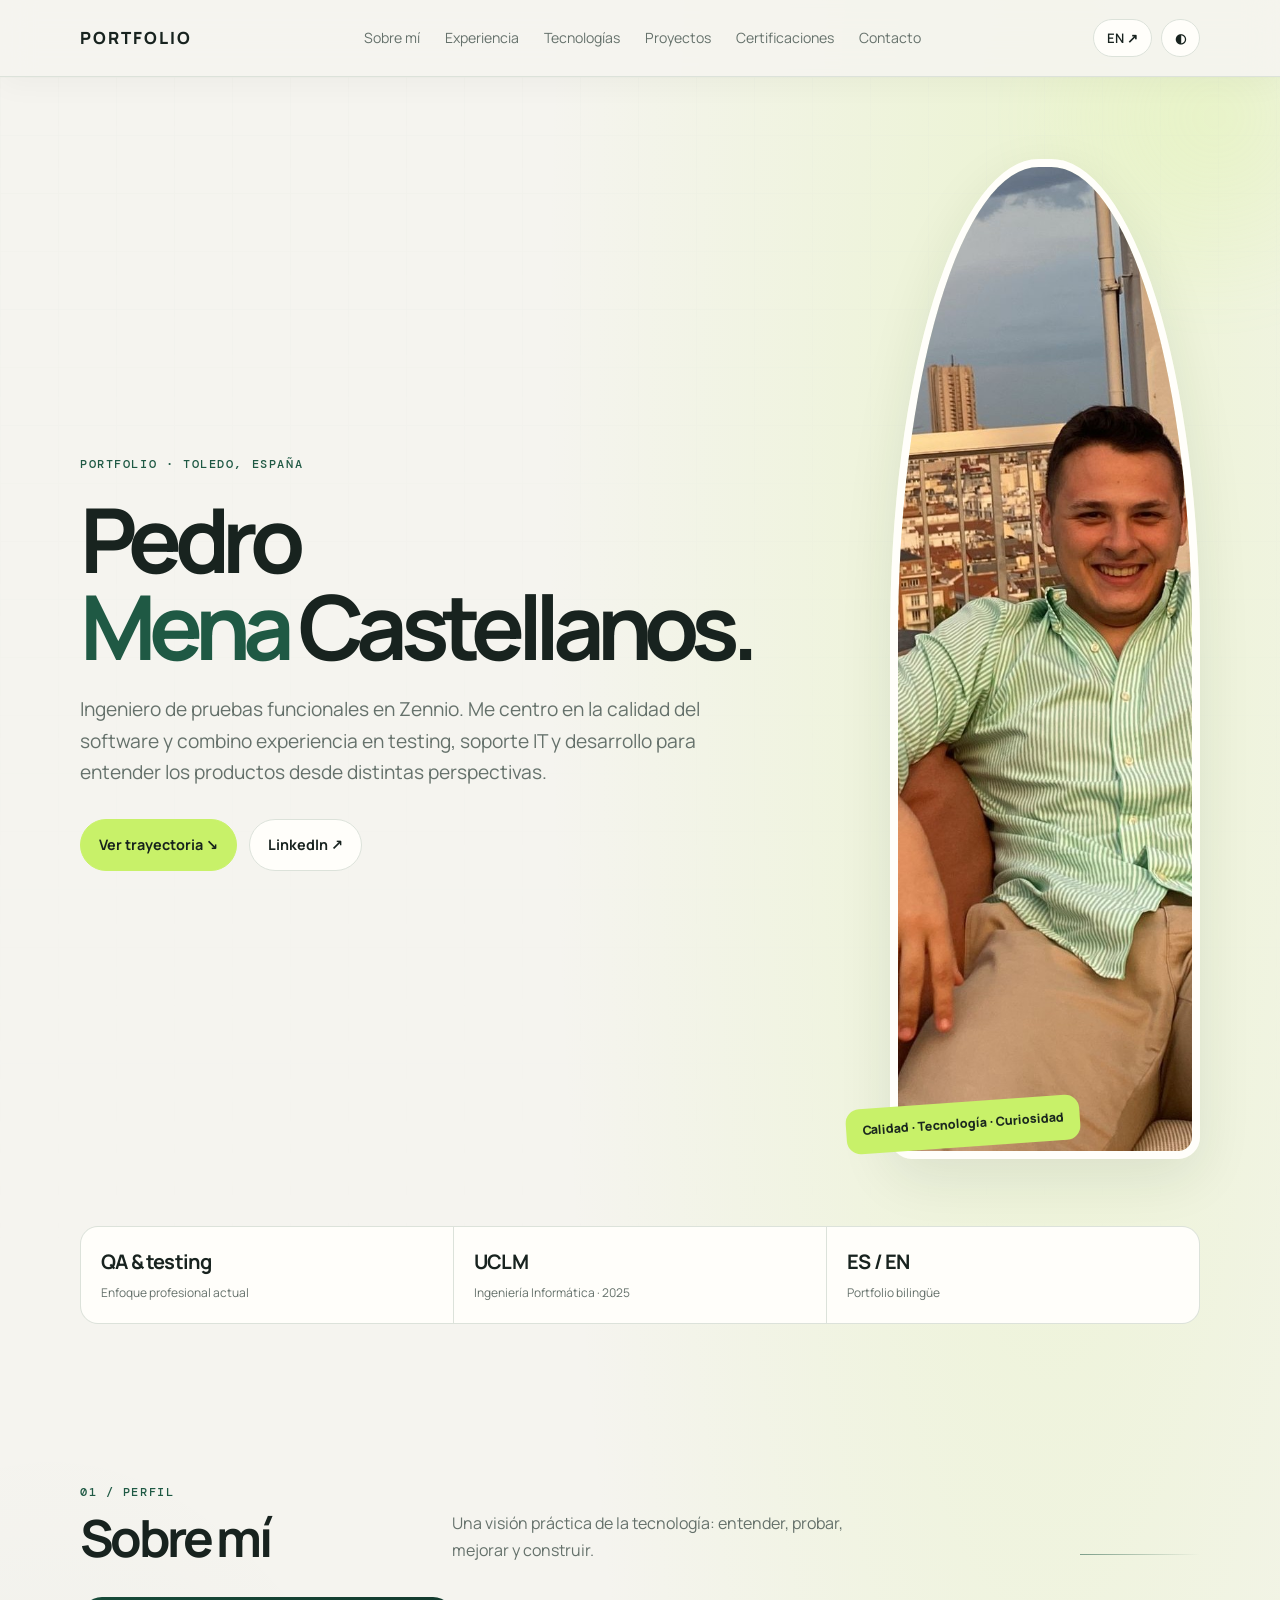
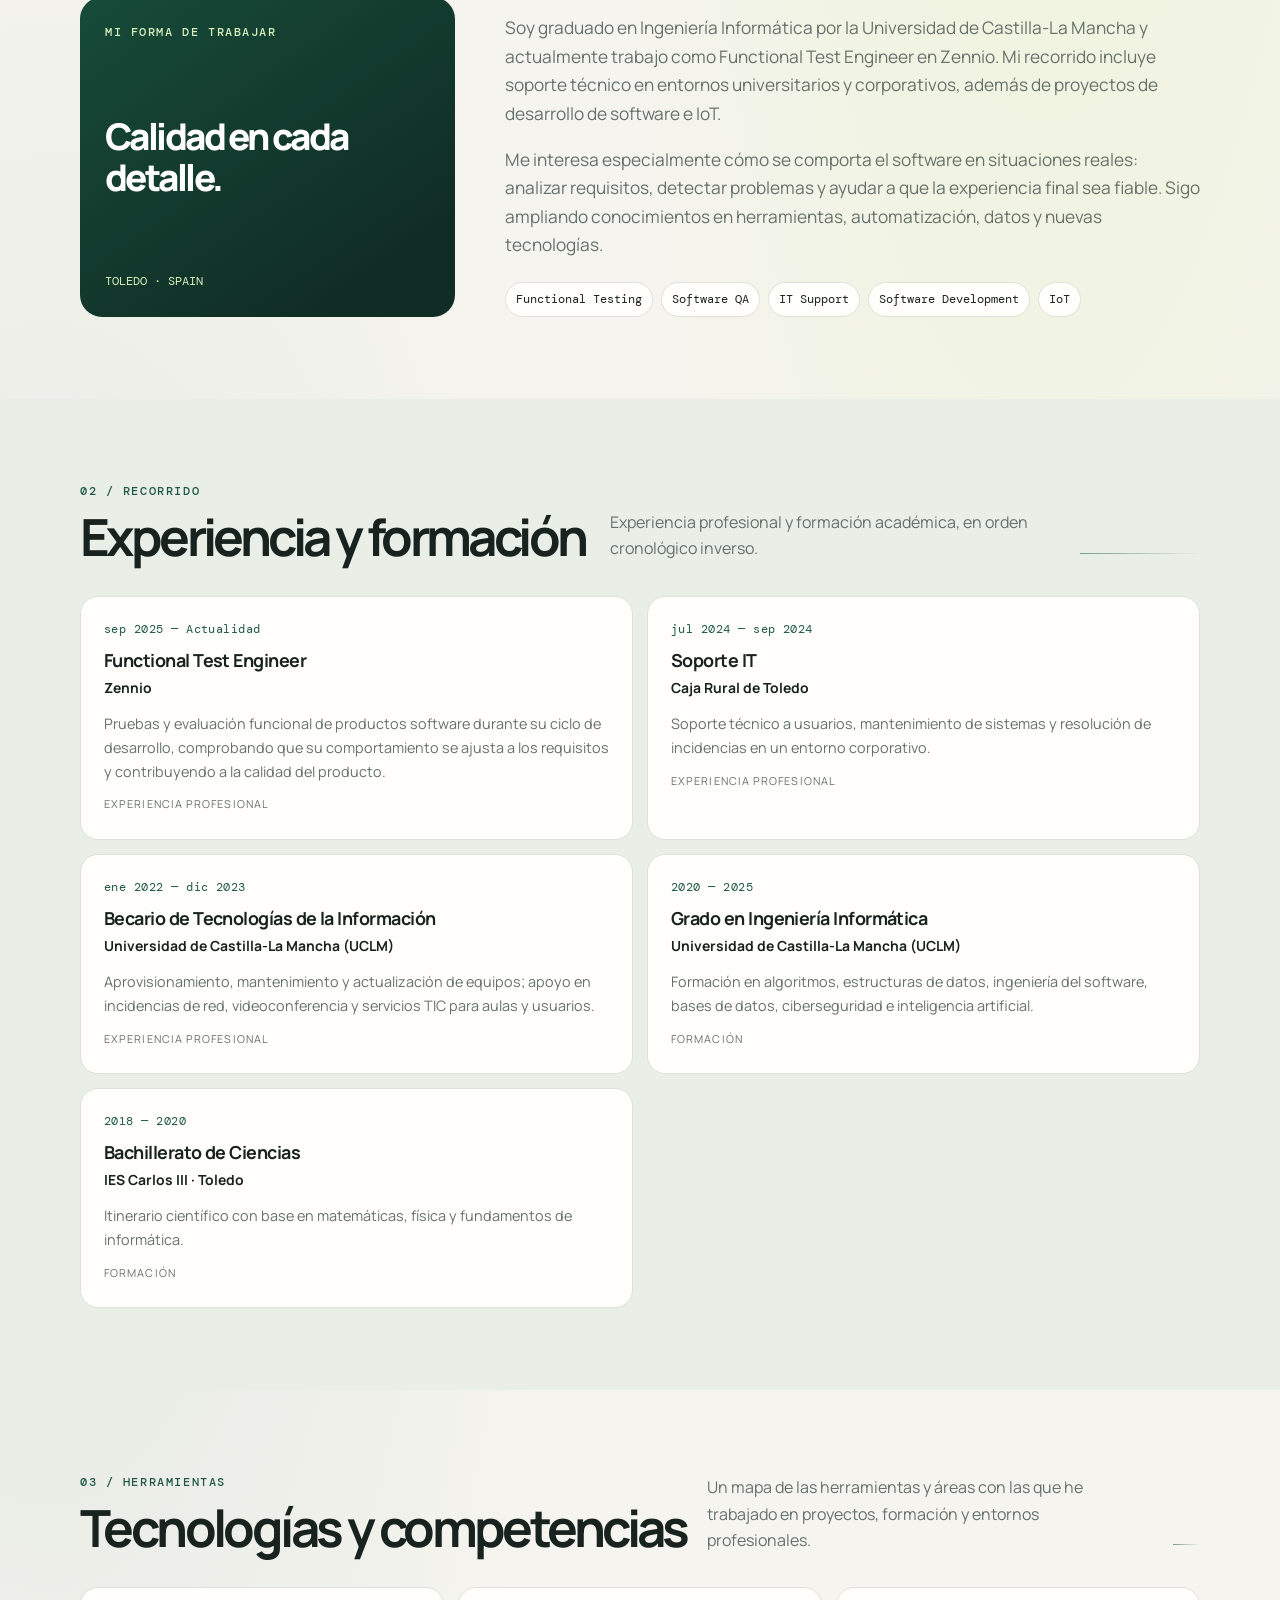
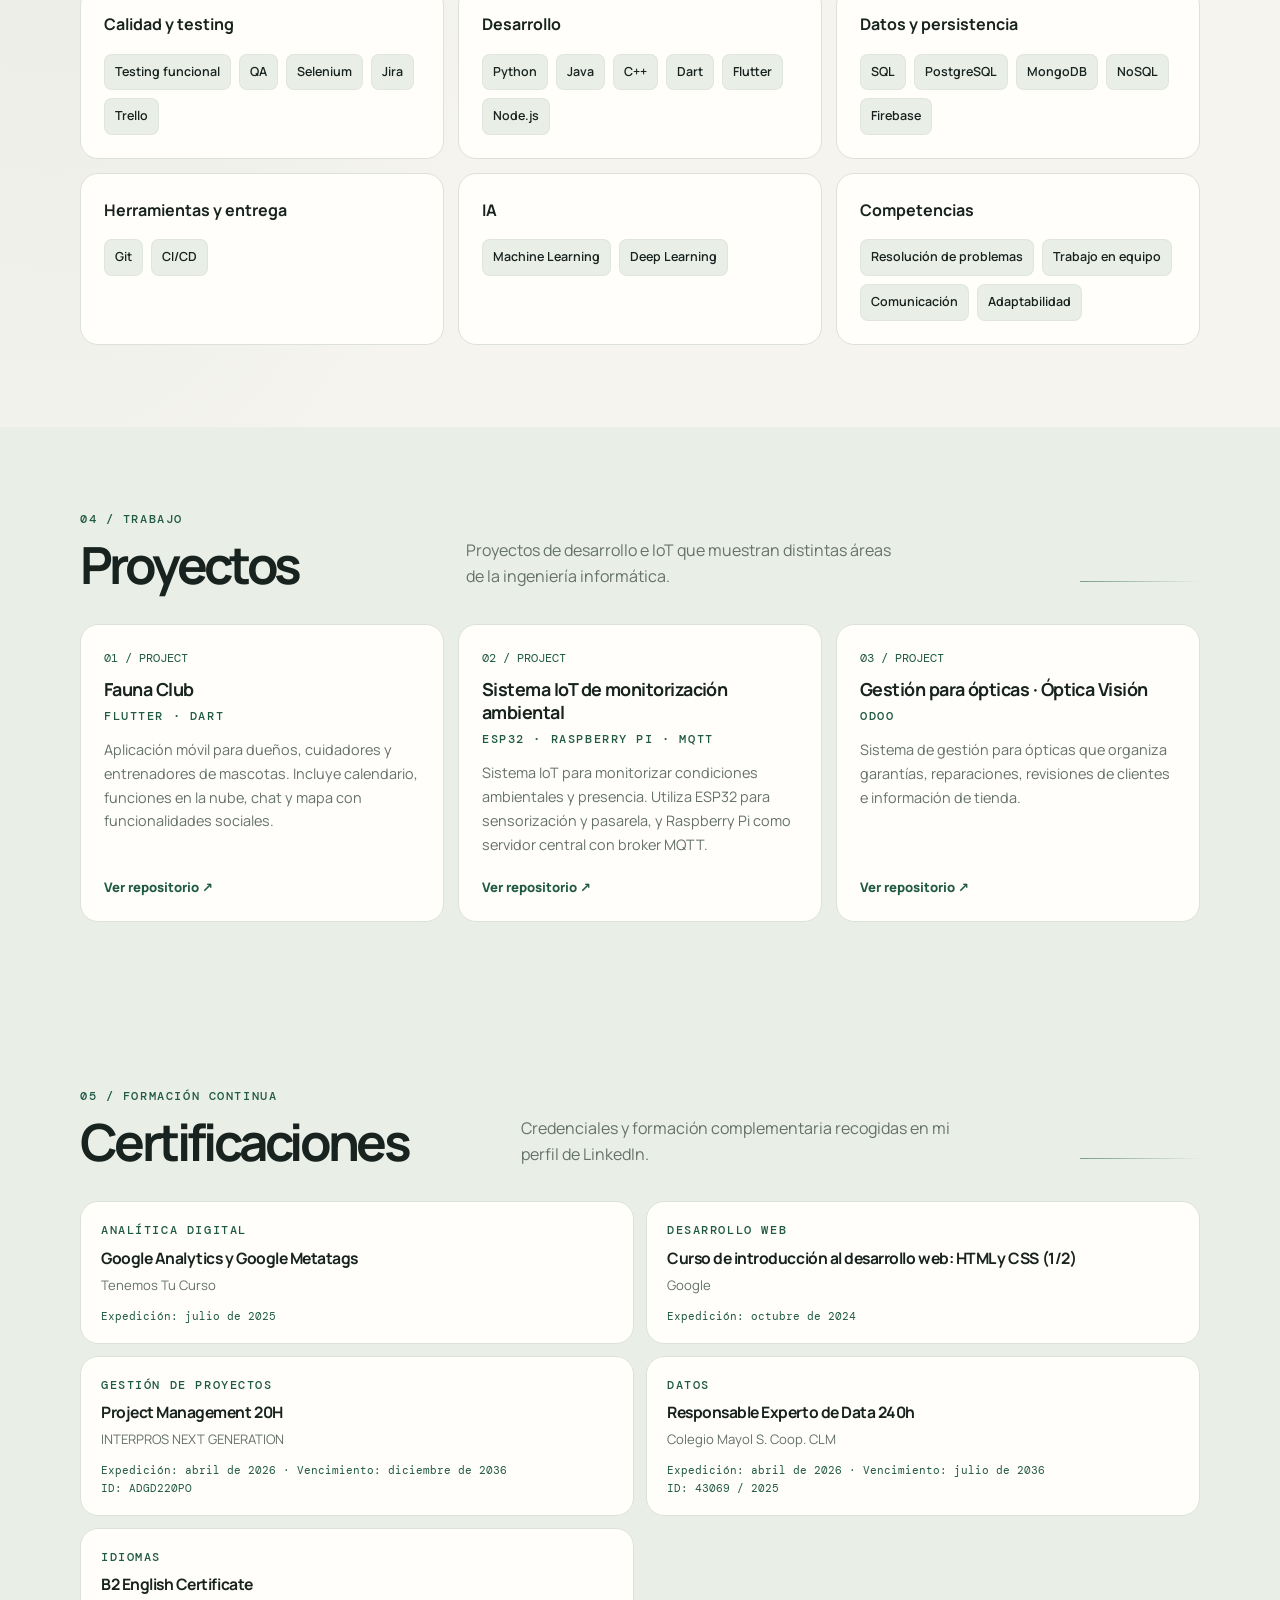
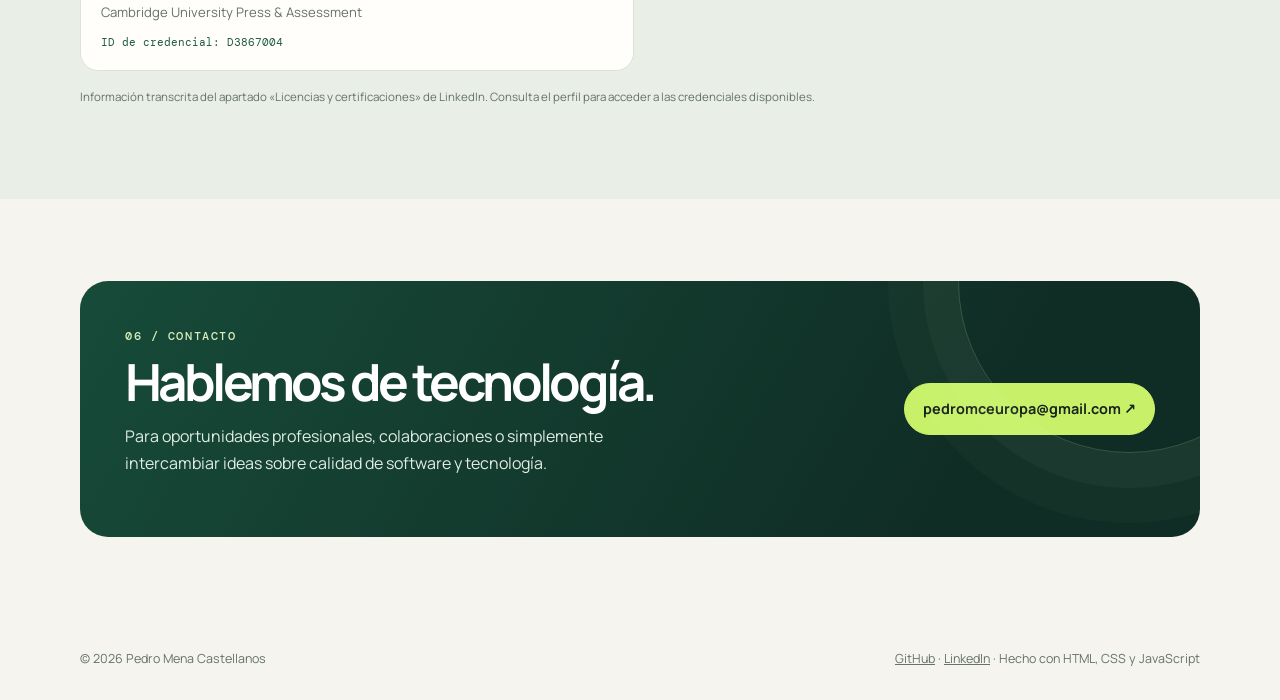
<file: index.html>
<!doctype html>
<html lang="es">
<head>
<meta charset="utf-8">
<meta name="viewport" content="width=device-width, initial-scale=1">
<title>Pedro Mena Castellanos | Ingeniero de pruebas funcionales y QA</title>
<meta name="description" content="Portfolio profesional de Pedro Mena Castellanos, Functional Test Engineer en Zennio. Experiencia en QA, testing funcional, soporte IT y desarrollo de software. Proyectos, formación y experiencia profesional.">
<meta name="author" content="Pedro Mena Castellanos">
<meta name="robots" content="index,follow,max-image-preview:large">
<link rel="canonical" href="https://pedromc11.github.io/">
<link rel="alternate" hreflang="es" href="https://pedromc11.github.io/">
<link rel="alternate" hreflang="en" href="https://pedromc11.github.io/en/">
<link rel="alternate" hreflang="x-default" href="https://pedromc11.github.io/">
<meta property="og:type" content="website">
<meta property="og:locale" content="es_ES">
<meta property="og:title" content="Pedro Mena Castellanos | Ingeniero de pruebas funcionales y QA">
<meta property="og:description" content="Portfolio profesional de Pedro Mena Castellanos, Functional Test Engineer en Zennio. Experiencia en QA, testing funcional, soporte IT y desarrollo de software. Proyectos, formación y experiencia profesional.">
<meta property="og:url" content="https://pedromc11.github.io/">
<meta property="og:image" content="https://pedromc11.github.io/images/profile.jpg">
<meta name="twitter:card" content="summary_large_image">
<meta name="theme-color" content="#f5f4ef">
<link rel="icon" href="/images/name.jpg">
<link rel="stylesheet" href="/css/style.css">
<script type="application/ld+json">
{"@context":"https://schema.org","@type":"Person","name":"Pedro Mena Castellanos","url":"https://pedromc11.github.io/","image":"https://pedromc11.github.io/images/profile.jpg","jobTitle":"Functional Test Engineer","worksFor":{"@type":"Organization","name":"Zennio"},"alumniOf":{"@type":"CollegeOrUniversity","name":"Universidad de Castilla-La Mancha"},"sameAs":["https://es.linkedin.com/in/pedro-mena-castellanos-795063243","https://github.com/pedromc11"]}
</script>
</head>
<body>
<a class="skip" href="#main">Saltar al contenido</a>
<header class="topbar"><div class="wrap nav">
<a class="brand" href="#home" aria-label="Portfolio de Pedro Mena Castellanos">Portfolio</a>
<nav class="navlinks" id="navlinks" aria-label="Navegación principal">
<a href="#about">Sobre mí</a><a href="#experience">Experiencia</a><a href="#skills">Tecnologías</a><a href="#projects">Proyectos</a><a href="#certifications">Certificaciones</a>
<a href="#contact">Contacto</a>
</nav>
<div class="actions">
<a class="pillbtn lang" href="https://pedromc11.github.io/en/" lang="en" aria-label="View in English">EN ↗</a>
<button class="iconbtn" id="theme" type="button" aria-label="Cambiar tema">◐</button>
<button class="iconbtn menu" id="menu" type="button" aria-expanded="false" aria-controls="navlinks" aria-label="Abrir menú">☰</button>
</div></div></header>
<main id="main">
<section class="hero" id="home"><div class="wrap">
<div class="hero-grid">
<div class="reveal"><div class="eyebrow">PORTFOLIO · TOLEDO, ESPAÑA</div>
<h1>Pedro<br><em>Mena</em><span style="color:var(--ink)"> Castellanos.</span></h1>
<p class="lead">Ingeniero de pruebas funcionales en Zennio. Me centro en la calidad del software y combino experiencia en testing, soporte IT y desarrollo para entender los productos desde distintas perspectivas.</p>
<div class="hero-cta"><a class="cta" href="#experience">Ver trayectoria ↘</a><a class="cta alt" href="https://www.linkedin.com/in/pedro-mena-castellanos-795063243" target="_blank" rel="noopener noreferrer">LinkedIn ↗</a></div></div>
<div class="portrait-wrap"><img class="portrait" src="/images/profile.jpg" alt="Retrato de Pedro Mena Castellanos" width="754" height="1000" fetchpriority="high"><div class="portrait-note">Calidad · Tecnología · Curiosidad</div></div>
</div>
<div class="metrics"><div class="metric"><strong>QA & testing</strong><span>Enfoque profesional actual</span></div><div class="metric"><strong>UCLM</strong><span>Ingeniería Informática · 2025</span></div><div class="metric"><strong>ES / EN</strong><span>Portfolio bilingüe</span></div></div>
</div></section>
<section id="about" class="cinema-section"><div class="wrap"><div class="section-head"><div><div class="eyebrow">01 / PERFIL</div><h2>Sobre mí</h2></div><p>Una visión práctica de la tecnología: entender, probar, mejorar y construir.</p></div>
<div class="about-grid"><aside class="about-aside"><div class="eyebrow" style="color:#d8efbd">MI FORMA DE TRABAJAR</div><div class="big">Calidad en cada detalle.</div><div class="mono" style="font-size:.75rem;color:#d8efbd">TOLEDO · SPAIN</div></aside>
<div class="about-copy"><p>Soy graduado en Ingeniería Informática por la Universidad de Castilla-La Mancha y actualmente trabajo como Functional Test Engineer en Zennio. Mi recorrido incluye soporte técnico en entornos universitarios y corporativos, además de proyectos de desarrollo de software e IoT.</p><p>Me interesa especialmente cómo se comporta el software en situaciones reales: analizar requisitos, detectar problemas y ayudar a que la experiencia final sea fiable. Sigo ampliando conocimientos en herramientas, automatización, datos y nuevas tecnologías.</p>
<div class="chips"><span class="tag">Functional Testing</span><span class="tag">Software QA</span><span class="tag">IT Support</span><span class="tag">Software Development</span><span class="tag">IoT</span></div></div></div></div></section>
<section class="section-alt cinema-section" id="experience"><div class="wrap"><div class="section-head"><div><div class="eyebrow">02 / RECORRIDO</div><h2>Experiencia y formación</h2></div><p>Experiencia profesional y formación académica, en orden cronológico inverso.</p></div><div class="timeline">
<article class="timeline-card"><div class="date">sep 2025 — Actualidad</div><h3>Functional Test Engineer</h3><div class="org">Zennio</div><p>Pruebas y evaluación funcional de productos software durante su ciclo de desarrollo, comprobando que su comportamiento se ajusta a los requisitos y contribuyendo a la calidad del producto.</p><span class="type">Experiencia profesional</span></article><article class="timeline-card"><div class="date">jul 2024 — sep 2024</div><h3>Soporte IT</h3><div class="org">Caja Rural de Toledo</div><p>Soporte técnico a usuarios, mantenimiento de sistemas y resolución de incidencias en un entorno corporativo.</p><span class="type">Experiencia profesional</span></article><article class="timeline-card"><div class="date">ene 2022 — dic 2023</div><h3>Becario de Tecnologías de la Información</h3><div class="org">Universidad de Castilla-La Mancha (UCLM)</div><p>Aprovisionamiento, mantenimiento y actualización de equipos; apoyo en incidencias de red, videoconferencia y servicios TIC para aulas y usuarios.</p><span class="type">Experiencia profesional</span></article><article class="timeline-card"><div class="date">2020 — 2025</div><h3>Grado en Ingeniería Informática</h3><div class="org">Universidad de Castilla-La Mancha (UCLM)</div><p>Formación en algoritmos, estructuras de datos, ingeniería del software, bases de datos, ciberseguridad e inteligencia artificial.</p><span class="type">Formación</span></article><article class="timeline-card"><div class="date">2018 — 2020</div><h3>Bachillerato de Ciencias</h3><div class="org">IES Carlos III · Toledo</div><p>Itinerario científico con base en matemáticas, física y fundamentos de informática.</p><span class="type">Formación</span></article>
</div></div></section>
<section id="skills" class="cinema-section"><div class="wrap"><div class="section-head"><div><div class="eyebrow">03 / HERRAMIENTAS</div><h2>Tecnologías y competencias</h2></div><p>Un mapa de las herramientas y áreas con las que he trabajado en proyectos, formación y entornos profesionales.</p></div><div class="skills">
<article class="skillbox"><h3>Calidad y testing</h3><div class="skilllist"><span>Testing funcional</span><span>QA</span><span>Selenium</span><span>Jira</span><span>Trello</span></div></article><article class="skillbox"><h3>Desarrollo</h3><div class="skilllist"><span>Python</span><span>Java</span><span>C++</span><span>Dart</span><span>Flutter</span><span>Node.js</span></div></article><article class="skillbox"><h3>Datos y persistencia</h3><div class="skilllist"><span>SQL</span><span>PostgreSQL</span><span>MongoDB</span><span>NoSQL</span><span>Firebase</span></div></article><article class="skillbox"><h3>Herramientas y entrega</h3><div class="skilllist"><span>Git</span><span>CI/CD</span></div></article><article class="skillbox"><h3>IA</h3><div class="skilllist"><span>Machine Learning</span><span>Deep Learning</span></div></article><article class="skillbox"><h3>Competencias</h3><div class="skilllist"><span>Resolución de problemas</span><span>Trabajo en equipo</span><span>Comunicación</span><span>Adaptabilidad</span></div></article>
</div></div></section>
<section class="section-alt cinema-section" id="projects"><div class="wrap"><div class="section-head"><div><div class="eyebrow">04 / TRABAJO</div><h2>Proyectos</h2></div><p>Proyectos de desarrollo e IoT que muestran distintas áreas de la ingeniería informática.</p></div><div class="projects">
<article class="project"><div class="number">01 / PROJECT</div><h3>Fauna Club</h3><div class="eyebrow">Flutter · Dart</div><p>Aplicación móvil para dueños, cuidadores y entrenadores de mascotas. Incluye calendario, funciones en la nube, chat y mapa con funcionalidades sociales.</p><a href="https://github.com/pedromc11/TFG-report" target="_blank" rel="noopener noreferrer">Ver repositorio ↗</a></article><article class="project"><div class="number">02 / PROJECT</div><h3>Sistema IoT de monitorización ambiental</h3><div class="eyebrow">ESP32 · Raspberry Pi · MQTT</div><p>Sistema IoT para monitorizar condiciones ambientales y presencia. Utiliza ESP32 para sensorización y pasarela, y Raspberry Pi como servidor central con broker MQTT.</p><a href="https://github.com/pedromc11/IoT-Smart-Environment" target="_blank" rel="noopener noreferrer">Ver repositorio ↗</a></article><article class="project"><div class="number">03 / PROJECT</div><h3>Gestión para ópticas · Óptica Visión</h3><div class="eyebrow">Odoo</div><p>Sistema de gestión para ópticas que organiza garantías, reparaciones, revisiones de clientes e información de tienda.</p><a href="https://github.com/pedromc11/Optica-Vision" target="_blank" rel="noopener noreferrer">Ver repositorio ↗</a></article>
</div></div></section>


<section class="section-alt cinema-section" id="certifications"><div class="wrap"><div class="section-head"><div><div class="eyebrow">05 / FORMACIÓN CONTINUA</div><h2>Certificaciones</h2></div><p>Credenciales y formación complementaria recogidas en mi perfil de LinkedIn.</p></div><div class="certs">
<article class="cert"><div class="eyebrow">ANALÍTICA DIGITAL</div><h3>Google Analytics y Google Metatags</h3><div class="issuer">Tenemos Tu Curso</div><div class="date">Expedición: julio de 2025</div></article>
<article class="cert"><div class="eyebrow">DESARROLLO WEB</div><h3>Curso de introducción al desarrollo web: HTML y CSS (1/2)</h3><div class="issuer">Google</div><div class="date">Expedición: octubre de 2024</div></article>
<article class="cert"><div class="eyebrow">GESTIÓN DE PROYECTOS</div><h3>Project Management 20H</h3><div class="issuer">INTERPROS NEXT GENERATION</div><div class="date">Expedición: abril de 2026 · Vencimiento: diciembre de 2036<br>ID: ADGD220PO</div></article>
<article class="cert"><div class="eyebrow">DATOS</div><h3>Responsable Experto de Data 240h</h3><div class="issuer">Colegio Mayol S. Coop. CLM</div><div class="date">Expedición: abril de 2026 · Vencimiento: julio de 2036<br>ID: 43069 / 2025</div></article>
<article class="cert"><div class="eyebrow">IDIOMAS</div><h3>B2 English Certificate</h3><div class="issuer">Cambridge University Press & Assessment</div><div class="date">ID de credencial: D3867004</div></article>
</div><p class="smallprint">Información transcrita del apartado «Licencias y certificaciones» de LinkedIn. Consulta el perfil para acceder a las credenciales disponibles.</p></div></section>
<section id="contact" class="cinema-section"><div class="wrap"><div class="contact"><div><div class="eyebrow" style="color:#d8efbd">06 / CONTACTO</div><h2>Hablemos de tecnología.</h2><p>Para oportunidades profesionales, colaboraciones o simplemente intercambiar ideas sobre calidad de software y tecnología.</p></div><a class="cta" href="mailto:pedromceuropa@gmail.com">pedromceuropa@gmail.com ↗</a></div></div></section>
</main>
<footer class="wrap footer"><div>© 2026 Pedro Mena Castellanos</div><span><a href="https://github.com/pedromc11" target="_blank" rel="noopener noreferrer">GitHub</a> · <a href="https://es.linkedin.com/in/pedro-mena-castellanos-795063243" target="_blank" rel="noopener noreferrer">LinkedIn</a> · Hecho con HTML, CSS y JavaScript</span></footer>
<script src="/js/site.js" defer></script>
</body></html>
</file>
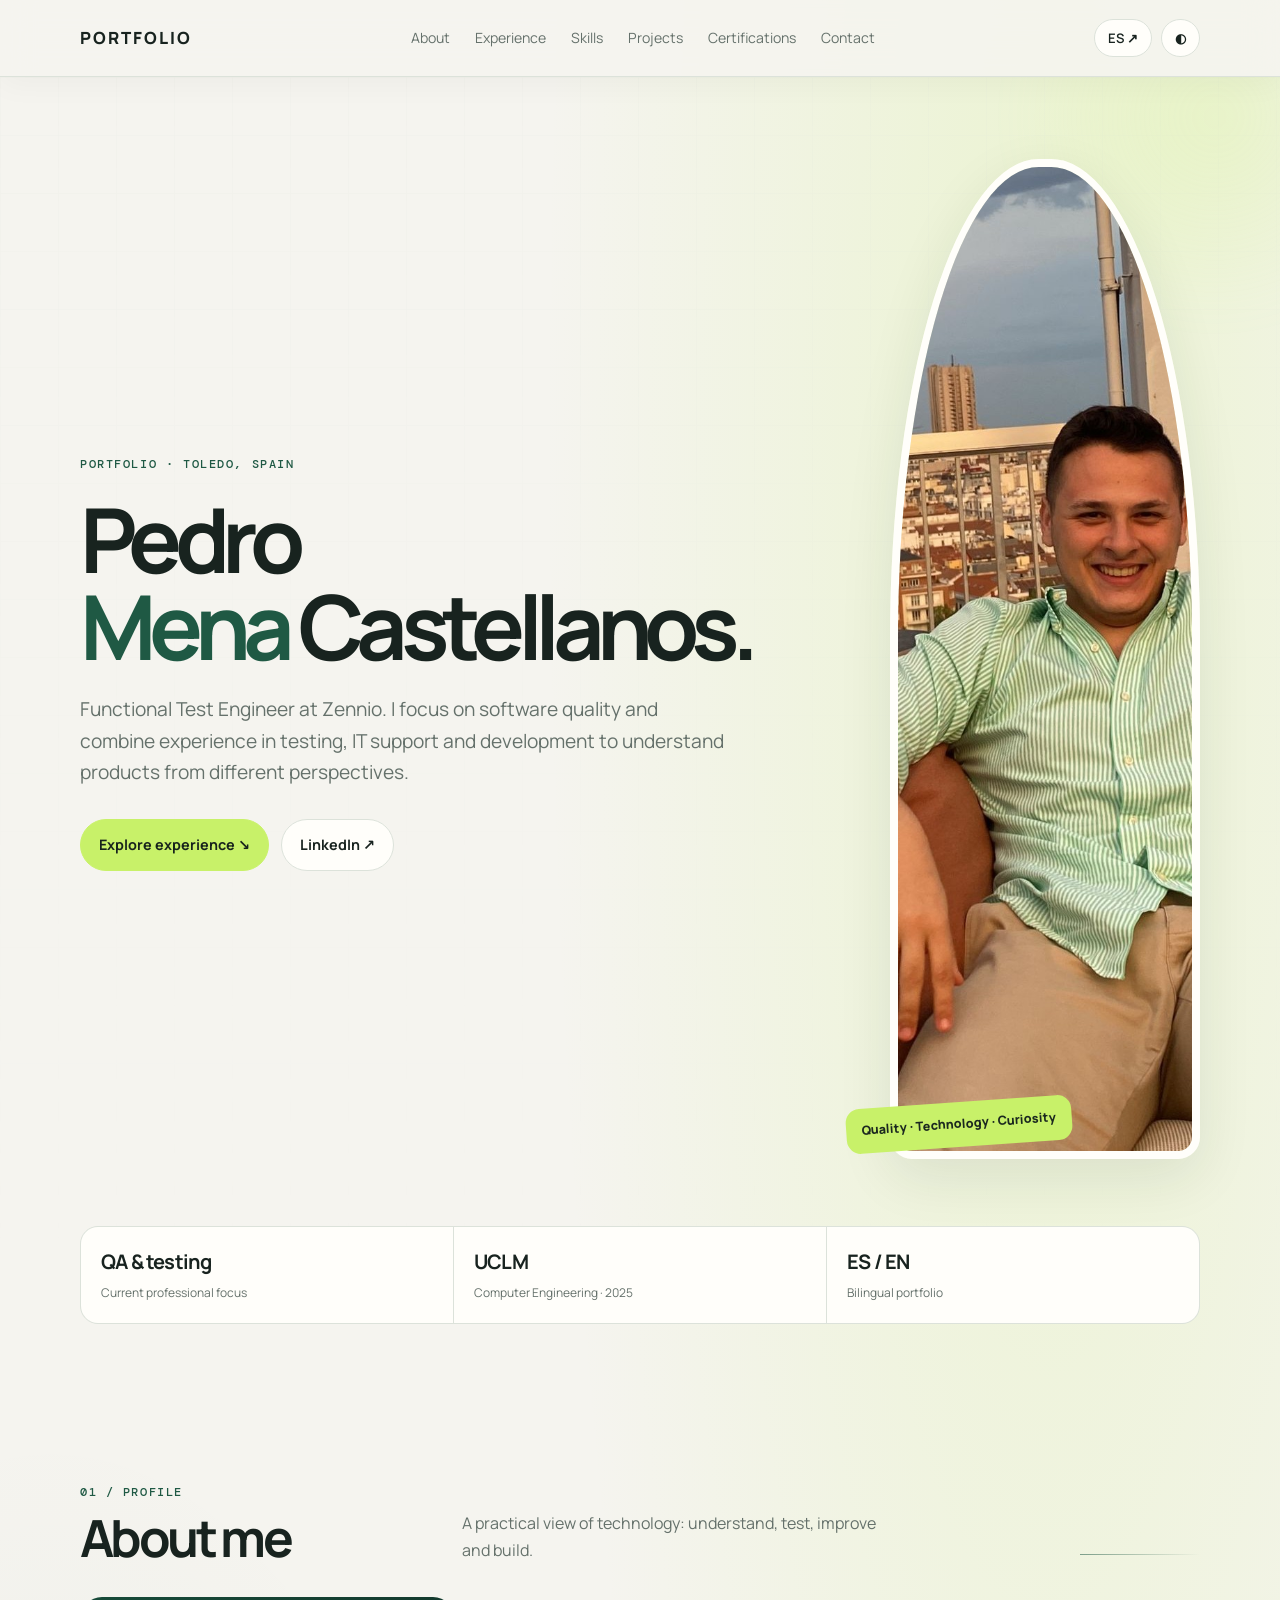
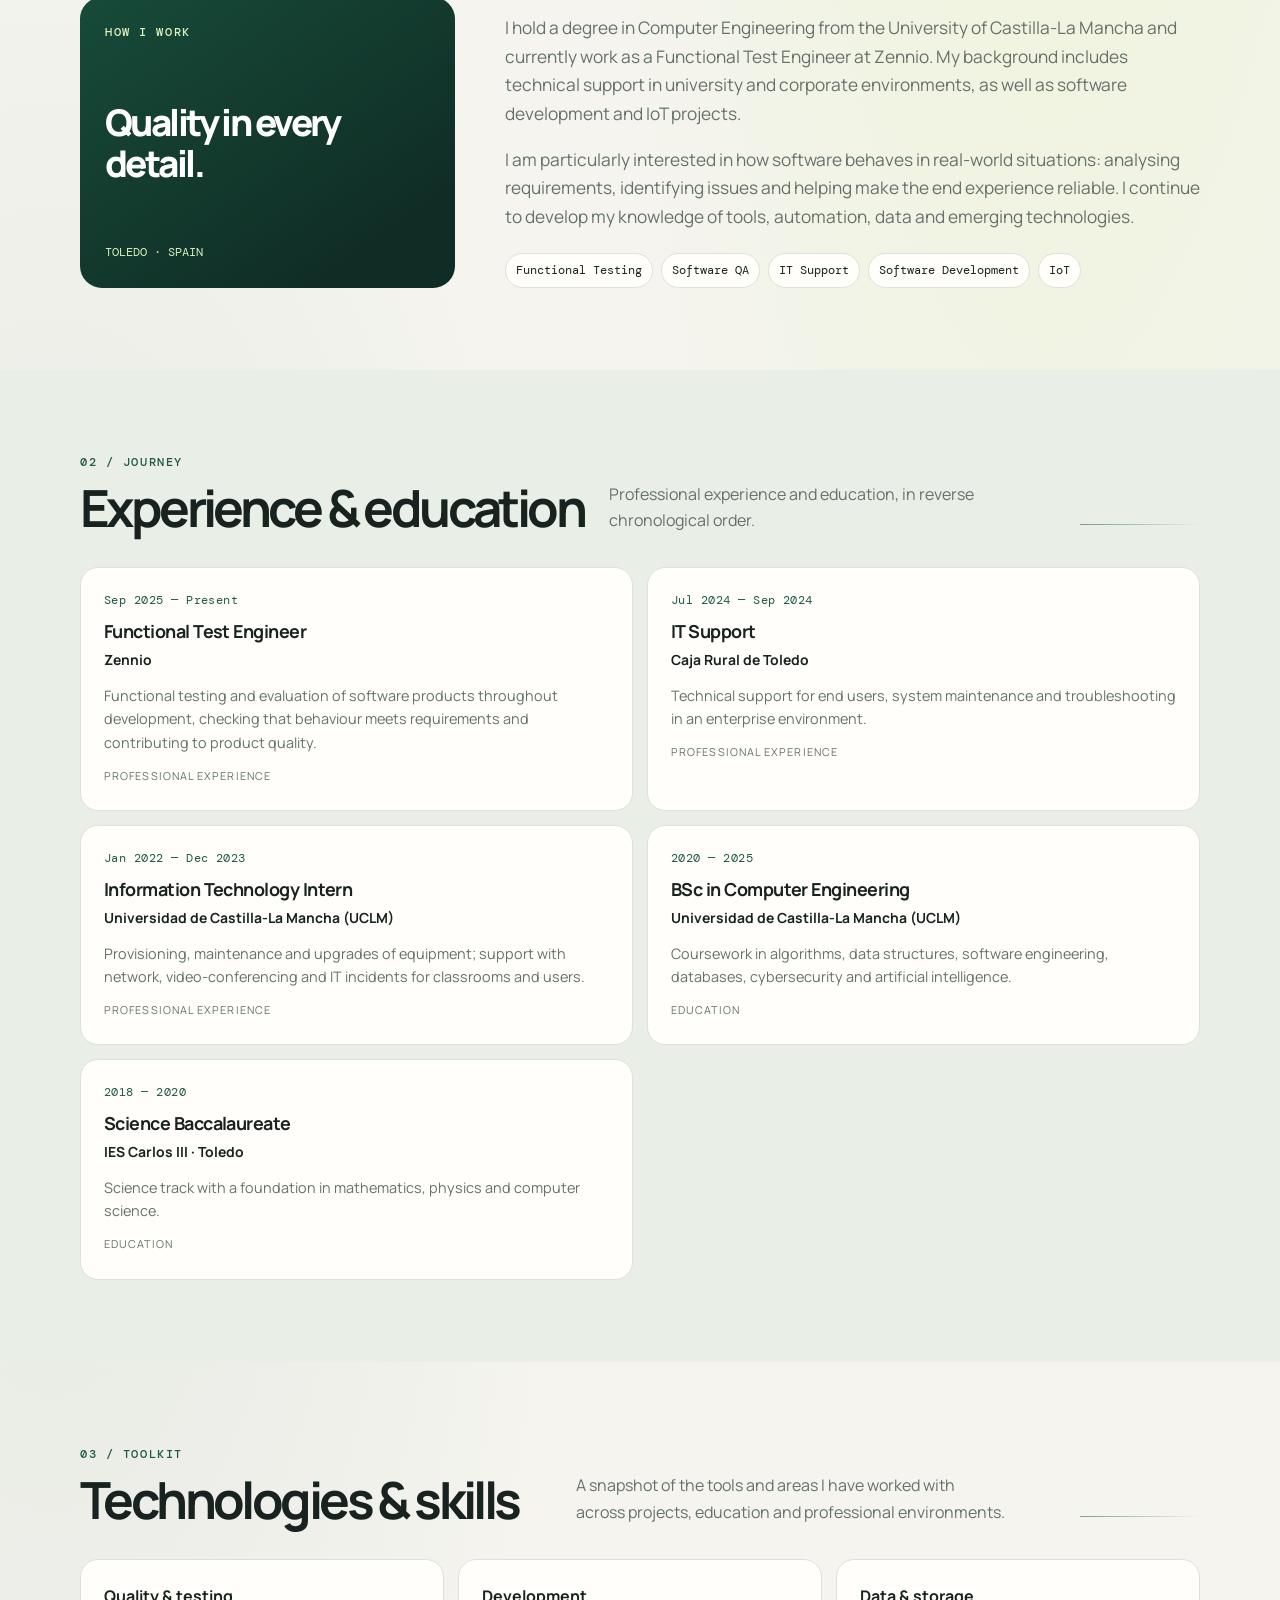
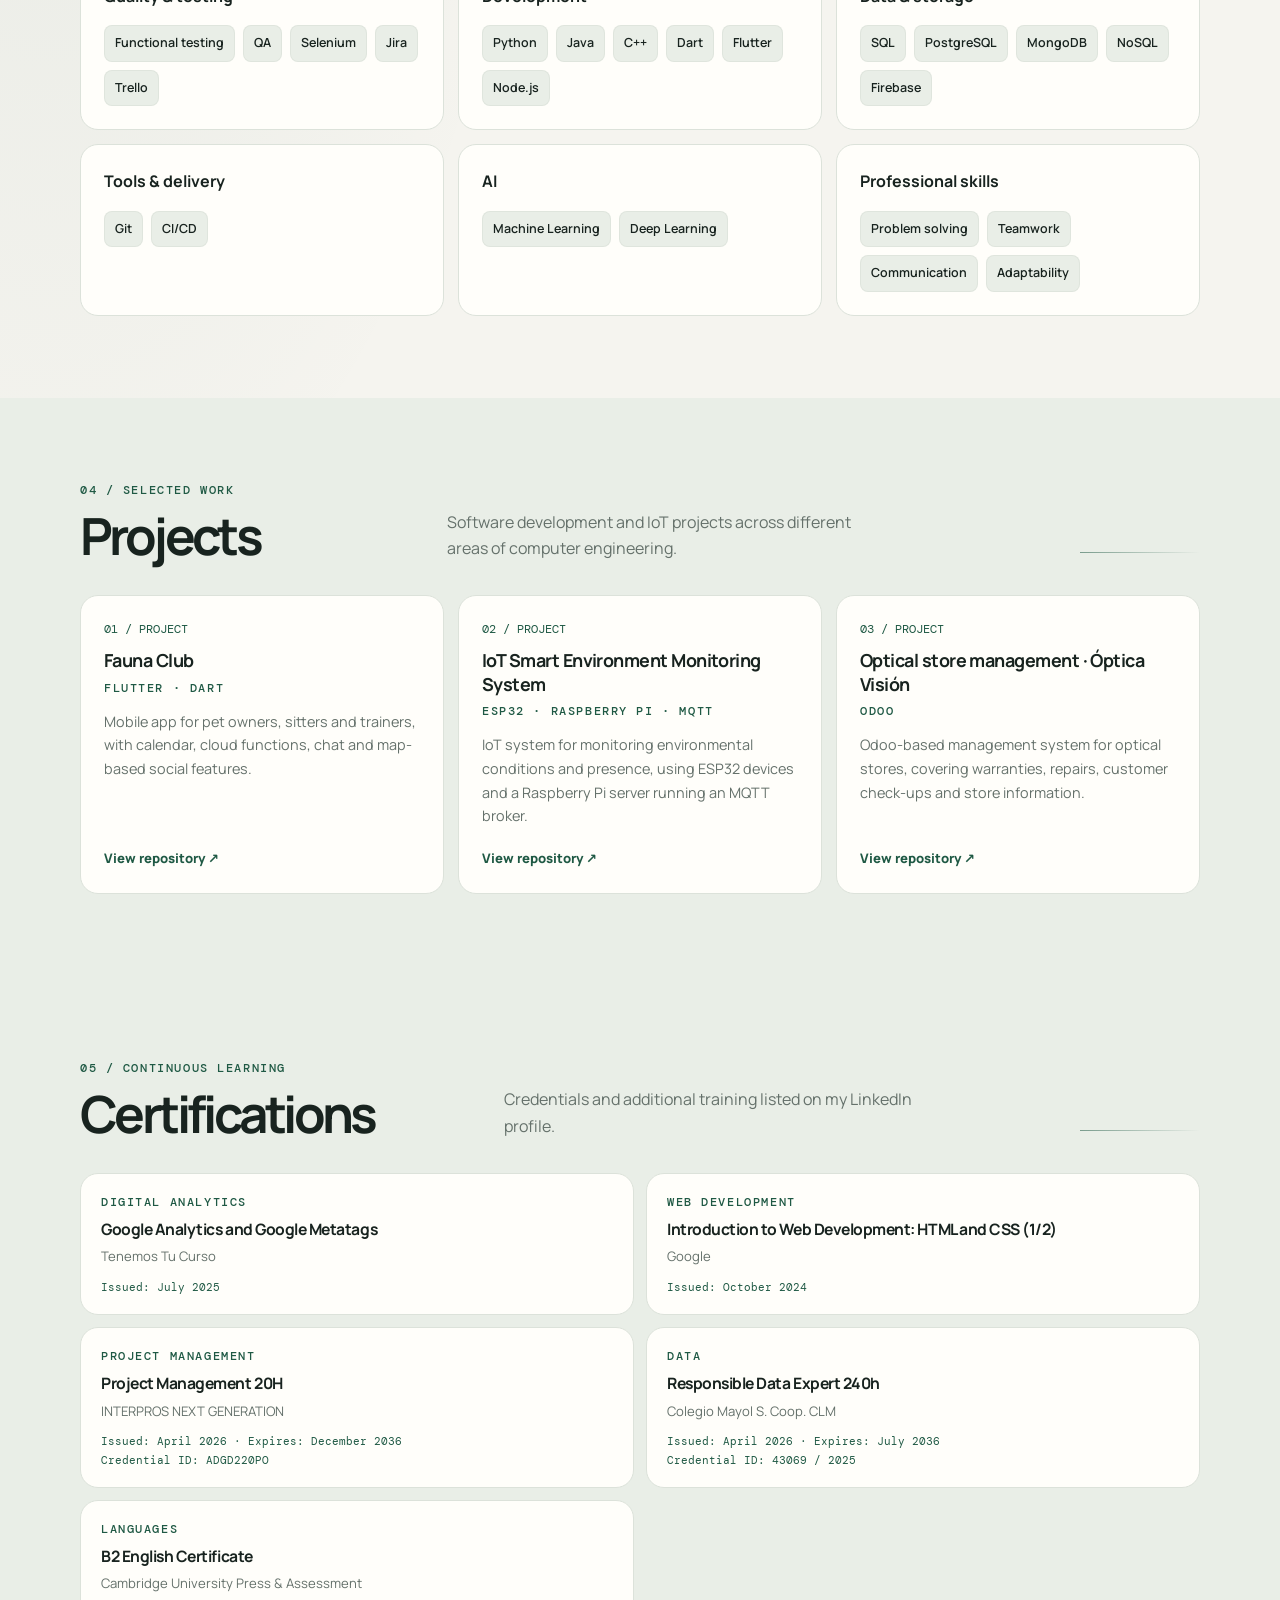
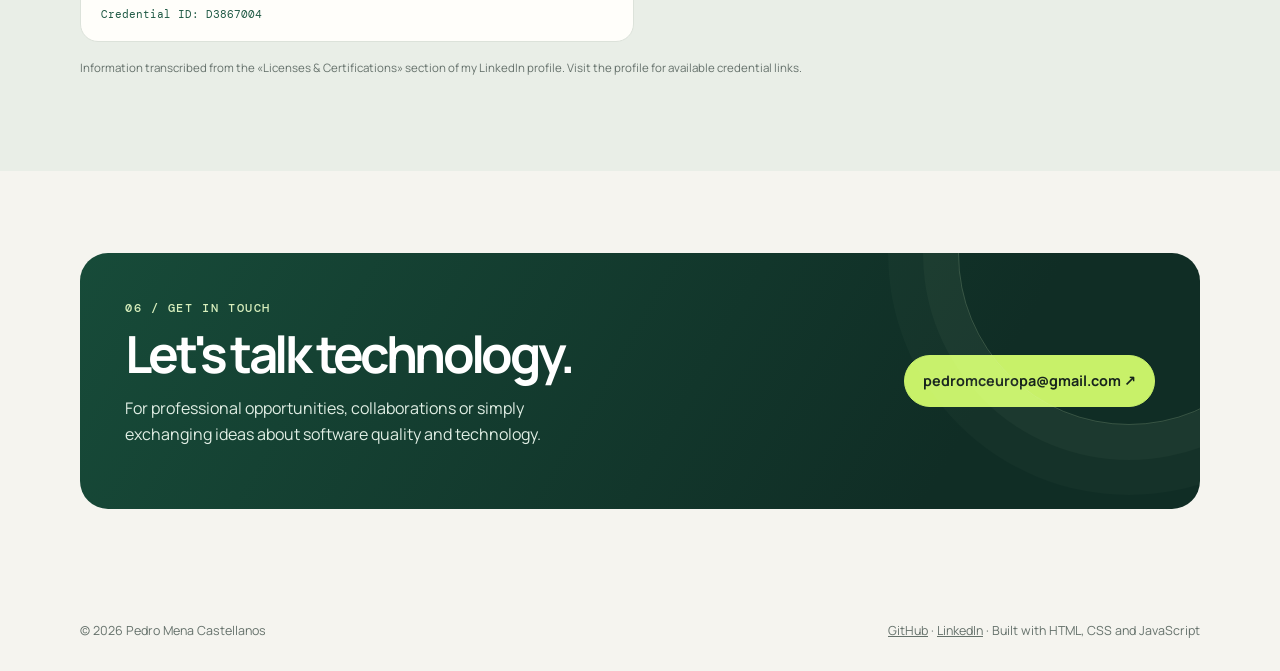
<file: en/index.html>
<!doctype html>
<html lang="en">
<head>
<meta charset="utf-8">
<meta name="viewport" content="width=device-width, initial-scale=1">
<title>Pedro Mena Castellanos | Functional Test Engineer & QA</title>
<meta name="description" content="Pedro Mena Castellanos' professional portfolio. Functional Test Engineer at Zennio with experience in software QA, functional testing, IT support and software development. Projects, education and professional experience.">
<meta name="author" content="Pedro Mena Castellanos">
<meta name="robots" content="index,follow,max-image-preview:large">
<link rel="canonical" href="https://pedromc11.github.io/en/">
<link rel="alternate" hreflang="es" href="https://pedromc11.github.io/">
<link rel="alternate" hreflang="en" href="https://pedromc11.github.io/en/">
<link rel="alternate" hreflang="x-default" href="https://pedromc11.github.io/">
<meta property="og:type" content="website">
<meta property="og:locale" content="en_US">
<meta property="og:title" content="Pedro Mena Castellanos | Functional Test Engineer & QA">
<meta property="og:description" content="Pedro Mena Castellanos' professional portfolio. Functional Test Engineer at Zennio with experience in software QA, functional testing, IT support and software development. Projects, education and professional experience.">
<meta property="og:url" content="https://pedromc11.github.io/en/">
<meta property="og:image" content="https://pedromc11.github.io/images/profile.jpg">
<meta name="twitter:card" content="summary_large_image">
<meta name="theme-color" content="#f5f4ef">
<link rel="icon" href="/images/name.jpg">
<link rel="stylesheet" href="/css/style.css">
<script type="application/ld+json">
{"@context":"https://schema.org","@type":"Person","name":"Pedro Mena Castellanos","url":"https://pedromc11.github.io/","image":"https://pedromc11.github.io/images/profile.jpg","jobTitle":"Functional Test Engineer","worksFor":{"@type":"Organization","name":"Zennio"},"alumniOf":{"@type":"CollegeOrUniversity","name":"Universidad de Castilla-La Mancha"},"sameAs":["https://es.linkedin.com/in/pedro-mena-castellanos-795063243","https://github.com/pedromc11"]}
</script>
</head>
<body>
<a class="skip" href="#main">Skip to content</a>
<header class="topbar"><div class="wrap nav">
<a class="brand" href="#home" aria-label="Pedro Mena Castellanos portfolio">Portfolio</a>
<nav class="navlinks" id="navlinks" aria-label="Main navigation">
<a href="#about">About</a><a href="#experience">Experience</a><a href="#skills">Skills</a><a href="#projects">Projects</a><a href="#certifications">Certifications</a>
<a href="#contact">Contact</a>
</nav>
<div class="actions">
<a class="pillbtn lang" href="https://pedromc11.github.io/" lang="es" aria-label="Ver en español">ES ↗</a>
<button class="iconbtn" id="theme" type="button" aria-label="Toggle theme">◐</button>
<button class="iconbtn menu" id="menu" type="button" aria-expanded="false" aria-controls="navlinks" aria-label="Open menu">☰</button>
</div></div></header>
<main id="main">
<section class="hero" id="home"><div class="wrap">
<div class="hero-grid">
<div class="reveal"><div class="eyebrow">PORTFOLIO · TOLEDO, SPAIN</div>
<h1>Pedro<br><em>Mena</em><span style="color:var(--ink)"> Castellanos.</span></h1>
<p class="lead">Functional Test Engineer at Zennio. I focus on software quality and combine experience in testing, IT support and development to understand products from different perspectives.</p>
<div class="hero-cta"><a class="cta" href="#experience">Explore experience ↘</a><a class="cta alt" href="https://www.linkedin.com/in/pedro-mena-castellanos-795063243" target="_blank" rel="noopener noreferrer">LinkedIn ↗</a></div></div>
<div class="portrait-wrap"><img class="portrait" src="/images/profile.jpg" alt="Portrait of Pedro Mena Castellanos" width="754" height="1000" fetchpriority="high"><div class="portrait-note">Quality · Technology · Curiosity</div></div>
</div>
<div class="metrics"><div class="metric"><strong>QA & testing</strong><span>Current professional focus</span></div><div class="metric"><strong>UCLM</strong><span>Computer Engineering · 2025</span></div><div class="metric"><strong>ES / EN</strong><span>Bilingual portfolio</span></div></div>
</div></section>
<section id="about" class="cinema-section"><div class="wrap"><div class="section-head"><div><div class="eyebrow">01 / PROFILE</div><h2>About me</h2></div><p>A practical view of technology: understand, test, improve and build.</p></div>
<div class="about-grid"><aside class="about-aside"><div class="eyebrow" style="color:#d8efbd">HOW I WORK</div><div class="big">Quality in every detail.</div><div class="mono" style="font-size:.75rem;color:#d8efbd">TOLEDO · SPAIN</div></aside>
<div class="about-copy"><p>I hold a degree in Computer Engineering from the University of Castilla-La Mancha and currently work as a Functional Test Engineer at Zennio. My background includes technical support in university and corporate environments, as well as software development and IoT projects.</p><p>I am particularly interested in how software behaves in real-world situations: analysing requirements, identifying issues and helping make the end experience reliable. I continue to develop my knowledge of tools, automation, data and emerging technologies.</p>
<div class="chips"><span class="tag">Functional Testing</span><span class="tag">Software QA</span><span class="tag">IT Support</span><span class="tag">Software Development</span><span class="tag">IoT</span></div></div></div></div></section>
<section class="section-alt cinema-section" id="experience"><div class="wrap"><div class="section-head"><div><div class="eyebrow">02 / JOURNEY</div><h2>Experience & education</h2></div><p>Professional experience and education, in reverse chronological order.</p></div><div class="timeline">
<article class="timeline-card"><div class="date">Sep 2025 — Present</div><h3>Functional Test Engineer</h3><div class="org">Zennio</div><p>Functional testing and evaluation of software products throughout development, checking that behaviour meets requirements and contributing to product quality.</p><span class="type">Professional experience</span></article><article class="timeline-card"><div class="date">Jul 2024 — Sep 2024</div><h3>IT Support</h3><div class="org">Caja Rural de Toledo</div><p>Technical support for end users, system maintenance and troubleshooting in an enterprise environment.</p><span class="type">Professional experience</span></article><article class="timeline-card"><div class="date">Jan 2022 — Dec 2023</div><h3>Information Technology Intern</h3><div class="org">Universidad de Castilla-La Mancha (UCLM)</div><p>Provisioning, maintenance and upgrades of equipment; support with network, video-conferencing and IT incidents for classrooms and users.</p><span class="type">Professional experience</span></article><article class="timeline-card"><div class="date">2020 — 2025</div><h3>BSc in Computer Engineering</h3><div class="org">Universidad de Castilla-La Mancha (UCLM)</div><p>Coursework in algorithms, data structures, software engineering, databases, cybersecurity and artificial intelligence.</p><span class="type">Education</span></article><article class="timeline-card"><div class="date">2018 — 2020</div><h3>Science Baccalaureate</h3><div class="org">IES Carlos III · Toledo</div><p>Science track with a foundation in mathematics, physics and computer science.</p><span class="type">Education</span></article>
</div></div></section>
<section id="skills" class="cinema-section"><div class="wrap"><div class="section-head"><div><div class="eyebrow">03 / TOOLKIT</div><h2>Technologies & skills</h2></div><p>A snapshot of the tools and areas I have worked with across projects, education and professional environments.</p></div><div class="skills">
<article class="skillbox"><h3>Quality & testing</h3><div class="skilllist"><span>Functional testing</span><span>QA</span><span>Selenium</span><span>Jira</span><span>Trello</span></div></article><article class="skillbox"><h3>Development</h3><div class="skilllist"><span>Python</span><span>Java</span><span>C++</span><span>Dart</span><span>Flutter</span><span>Node.js</span></div></article><article class="skillbox"><h3>Data & storage</h3><div class="skilllist"><span>SQL</span><span>PostgreSQL</span><span>MongoDB</span><span>NoSQL</span><span>Firebase</span></div></article><article class="skillbox"><h3>Tools & delivery</h3><div class="skilllist"><span>Git</span><span>CI/CD</span></div></article><article class="skillbox"><h3>AI</h3><div class="skilllist"><span>Machine Learning</span><span>Deep Learning</span></div></article><article class="skillbox"><h3>Professional skills</h3><div class="skilllist"><span>Problem solving</span><span>Teamwork</span><span>Communication</span><span>Adaptability</span></div></article>
</div></div></section>
<section class="section-alt cinema-section" id="projects"><div class="wrap"><div class="section-head"><div><div class="eyebrow">04 / SELECTED WORK</div><h2>Projects</h2></div><p>Software development and IoT projects across different areas of computer engineering.</p></div><div class="projects">
<article class="project"><div class="number">01 / PROJECT</div><h3>Fauna Club</h3><div class="eyebrow">Flutter · Dart</div><p>Mobile app for pet owners, sitters and trainers, with calendar, cloud functions, chat and map-based social features.</p><a href="https://github.com/pedromc11/TFG-report" target="_blank" rel="noopener noreferrer">View repository ↗</a></article><article class="project"><div class="number">02 / PROJECT</div><h3>IoT Smart Environment Monitoring System</h3><div class="eyebrow">ESP32 · Raspberry Pi · MQTT</div><p>IoT system for monitoring environmental conditions and presence, using ESP32 devices and a Raspberry Pi server running an MQTT broker.</p><a href="https://github.com/pedromc11/IoT-Smart-Environment" target="_blank" rel="noopener noreferrer">View repository ↗</a></article><article class="project"><div class="number">03 / PROJECT</div><h3>Optical store management · Óptica Visión</h3><div class="eyebrow">Odoo</div><p>Odoo-based management system for optical stores, covering warranties, repairs, customer check-ups and store information.</p><a href="https://github.com/pedromc11/Optica-Vision" target="_blank" rel="noopener noreferrer">View repository ↗</a></article>
</div></div></section>


<section class="section-alt cinema-section" id="certifications"><div class="wrap"><div class="section-head"><div><div class="eyebrow">05 / CONTINUOUS LEARNING</div><h2>Certifications</h2></div><p>Credentials and additional training listed on my LinkedIn profile.</p></div><div class="certs">
<article class="cert"><div class="eyebrow">DIGITAL ANALYTICS</div><h3>Google Analytics and Google Metatags</h3><div class="issuer">Tenemos Tu Curso</div><div class="date">Issued: July 2025</div></article>
<article class="cert"><div class="eyebrow">WEB DEVELOPMENT</div><h3>Introduction to Web Development: HTML and CSS (1/2)</h3><div class="issuer">Google</div><div class="date">Issued: October 2024</div></article>
<article class="cert"><div class="eyebrow">PROJECT MANAGEMENT</div><h3>Project Management 20H</h3><div class="issuer">INTERPROS NEXT GENERATION</div><div class="date">Issued: April 2026 · Expires: December 2036<br>Credential ID: ADGD220PO</div></article>
<article class="cert"><div class="eyebrow">DATA</div><h3>Responsible Data Expert 240h</h3><div class="issuer">Colegio Mayol S. Coop. CLM</div><div class="date">Issued: April 2026 · Expires: July 2036<br>Credential ID: 43069 / 2025</div></article>
<article class="cert"><div class="eyebrow">LANGUAGES</div><h3>B2 English Certificate</h3><div class="issuer">Cambridge University Press & Assessment</div><div class="date">Credential ID: D3867004</div></article>
</div><p class="smallprint">Information transcribed from the «Licenses & Certifications» section of my LinkedIn profile. Visit the profile for available credential links.</p></div></section>
<section id="contact" class="cinema-section"><div class="wrap"><div class="contact"><div><div class="eyebrow" style="color:#d8efbd">06 / GET IN TOUCH</div><h2>Let's talk technology.</h2><p>For professional opportunities, collaborations or simply exchanging ideas about software quality and technology.</p></div><a class="cta" href="mailto:pedromceuropa@gmail.com">pedromceuropa@gmail.com ↗</a></div></div></section>
</main>
<footer class="wrap footer"><div>© 2026 Pedro Mena Castellanos</div><span><a href="https://github.com/pedromc11" target="_blank" rel="noopener noreferrer">GitHub</a> · <a href="https://es.linkedin.com/in/pedro-mena-castellanos-795063243" target="_blank" rel="noopener noreferrer">LinkedIn</a> · Built with HTML, CSS and JavaScript</span></footer>
<script src="/js/site.js" defer></script>
</body></html>
</file>
<file: css/style.css>
@import url('https://fonts.googleapis.com/css2?family=DM+Mono:wght@400;500&family=Manrope:wght@400;500;600;700;800&display=swap');
:root{color-scheme:light;--bg:#f5f4ef;--paper:#fffefa;--ink:#18231f;--muted:#65716b;--line:#dce2da;--green:#1f5944;--lime:#c8f169;--soft:#e9eee7;--shadow:0 18px 55px rgba(20,45,34,.09);--radius:22px}
:root[data-theme="dark"]{color-scheme:dark;--bg:#101815;--paper:#18231e;--ink:#eef4ee;--muted:#a5b2aa;--line:#304038;--green:#a8d8a9;--lime:#c8f169;--soft:#202d26;--shadow:0 18px 55px rgba(0,0,0,.25)}
*{box-sizing:border-box}html{scroll-behavior:smooth;scroll-padding-top:95px}body{margin:0;background:var(--bg);color:var(--ink);font-family:Manrope,system-ui,sans-serif;line-height:1.65}a{color:inherit;text-decoration:none}a:focus-visible,button:focus-visible{outline:3px solid var(--lime);outline-offset:4px}.skip{position:absolute;left:-999px;top:8px;background:var(--lime);color:#142019;padding:10px 14px;border-radius:8px;z-index:1000}.skip:focus{left:8px}.wrap{width:min(1120px,calc(100% - 44px));margin:auto}.mono,.eyebrow,.tag,.date,.number{font-family:"DM Mono",monospace}.topbar{position:sticky;top:0;z-index:20;background:color-mix(in srgb,var(--bg) 88%,transparent);backdrop-filter:blur(16px);border-bottom:1px solid var(--line)}.nav{height:76px;display:flex;align-items:center;justify-content:space-between;gap:20px}.brand{font-weight:800;letter-spacing:-.06em;font-size:1.3rem}.brand span{color:var(--green)}.navlinks{display:flex;gap:25px;align-items:center;font-size:.88rem;color:var(--muted)}.navlinks a:hover{color:var(--green)}.actions{display:flex;align-items:center;gap:9px}.pillbtn,.iconbtn{border:1px solid var(--line);background:var(--paper);color:var(--ink);padding:9px 13px;border-radius:999px;font:600 .82rem Manrope;cursor:pointer}.pillbtn.primary{background:var(--lime);border-color:var(--lime);color:#17231c}.menu{display:none}.hero{padding:82px 0 76px;position:relative;overflow:hidden}.hero:after{content:"";position:absolute;width:430px;height:430px;border-radius:50%;background:var(--lime);opacity:.14;filter:blur(2px);right:-150px;top:-175px;pointer-events:none}.hero-grid{display:grid;grid-template-columns:1.35fr .65fr;gap:70px;align-items:center;position:relative;z-index:1}.eyebrow{font-size:.76rem;letter-spacing:.13em;text-transform:uppercase;color:var(--green);font-weight:500}.hero h1{font-size:clamp(3.2rem,7vw,6.6rem);line-height:.98;letter-spacing:-.085em;margin:20px 0 24px;max-width:800px}.hero h1 em{font-style:normal;color:var(--green)}.lead{font-size:clamp(1.04rem,1.5vw,1.22rem);color:var(--muted);max-width:650px}.hero-cta{display:flex;gap:12px;flex-wrap:wrap;margin-top:30px}.cta{display:inline-flex;align-items:center;gap:10px;padding:13px 18px;border-radius:999px;background:var(--green);color:white;font-weight:700;font-size:.9rem}.cta.alt{background:var(--paper);border:1px solid var(--line);color:var(--ink)}.portrait-wrap{justify-self:end;position:relative;width:min(310px,100%)}.portrait{width:100%;aspect-ratio:4/5;object-fit:cover;object-position:center 35%;border-radius:48% 48% 22px 22px;box-shadow:var(--shadow);border:8px solid var(--paper)}.portrait-note{position:absolute;bottom:20px;left:-44px;background:var(--lime);color:#1b281f;padding:12px 16px;border-radius:14px;font-size:.78rem;font-weight:800;transform:rotate(-4deg)}.metrics{display:grid;grid-template-columns:repeat(3,1fr);gap:1px;background:var(--line);border:1px solid var(--line);border-radius:18px;overflow:hidden;margin-top:60px}.metric{background:var(--paper);padding:18px 20px}.metric strong{display:block;font-size:1.25rem;letter-spacing:-.04em}.metric span{font-size:.75rem;color:var(--muted)}section{padding:82px 0}.section-head{display:flex;align-items:end;justify-content:space-between;gap:20px;margin-bottom:34px}.section-head h2{font-size:clamp(2rem,4vw,3.3rem);letter-spacing:-.07em;line-height:1;margin:10px 0 0}.section-head p{max-width:430px;color:var(--muted);margin:0}.about-grid{display:grid;grid-template-columns:.7fr 1.3fr;gap:50px}.about-aside{padding:25px;border-radius:var(--radius);background:var(--green);color:#fff;min-height:250px;display:flex;flex-direction:column;justify-content:space-between}.about-aside .big{font-size:2.3rem;line-height:1.1;letter-spacing:-.07em;font-weight:800}.about-copy{font-size:1.08rem;color:var(--muted);max-width:700px}.chips{display:flex;flex-wrap:wrap;gap:8px;margin-top:22px}.tag{font-size:.72rem;padding:7px 10px;border:1px solid var(--line);border-radius:999px;color:var(--muted)}.section-alt{background:var(--soft)}.timeline{display:grid;grid-template-columns:1fr 1fr;gap:14px}.timeline-card,.project,.cert,.skillbox{background:var(--paper);border:1px solid var(--line);border-radius:18px;padding:23px}.timeline-card{position:relative}.timeline-card .date{font-size:.72rem;color:var(--green);letter-spacing:.04em}.timeline-card h3,.project h3,.cert h3{font-size:1.12rem;line-height:1.3;margin:10px 0 5px;letter-spacing:-.03em}.timeline-card .org{font-weight:700;font-size:.87rem}.timeline-card p,.project p,.cert p{color:var(--muted);font-size:.9rem;margin:12px 0 0}.type{display:inline-block;font-size:.68rem;text-transform:uppercase;letter-spacing:.1em;color:var(--muted);margin-top:12px}.skills{display:grid;grid-template-columns:repeat(3,1fr);gap:14px}.skillbox h3{font-size:1rem;margin:0 0 16px}.skilllist{display:flex;flex-wrap:wrap;gap:8px}.skilllist span{background:var(--soft);padding:7px 10px;border-radius:8px;font-size:.78rem;color:var(--ink)}.projects{display:grid;grid-template-columns:repeat(3,1fr);gap:14px}.project{display:flex;flex-direction:column;min-height:260px}.project .number{font-size:.76rem;color:var(--green)}.project p{flex:1}.project a{margin-top:20px;font-weight:800;font-size:.82rem;color:var(--green)}.project a:hover{text-decoration:underline}.certs{display:grid;grid-template-columns:repeat(2,1fr);gap:12px}.cert{padding:18px 20px}.cert h3{font-size:.98rem;margin:7px 0}.cert .issuer{font-size:.82rem;color:var(--muted)}.cert .date{font-size:.69rem;color:var(--green);margin-top:10px}.contact{background:var(--green);color:#fff;border-radius:28px;padding:45px;display:flex;align-items:center;justify-content:space-between;gap:30px}.contact h2{font-size:clamp(2rem,4vw,3.3rem);line-height:1;letter-spacing:-.07em;margin:10px 0}.contact p{color:#d2e3d7;max-width:480px}.contact .cta{background:var(--lime);color:#17231c;white-space:nowrap}.footer{padding:30px 0;color:var(--muted);font-size:.78rem;display:flex;justify-content:space-between;gap:20px;flex-wrap:wrap}.footer a{text-decoration:underline}.smallprint{font-size:.72rem;color:var(--muted);margin-top:16px}.reveal{animation:rise .7s both}@keyframes rise{from{opacity:0;transform:translateY(14px)}to{opacity:1;transform:none}}@media(prefers-reduced-motion:reduce){*,*:before,*:after{scroll-behavior:auto!important;animation:none!important;transition:none!important}}@media(max-width:850px){.hero-grid{grid-template-columns:1fr .65fr;gap:30px}.navlinks{gap:13px}.skills{grid-template-columns:repeat(2,1fr)}.projects{grid-template-columns:1fr 1fr}}@media(max-width:680px){.wrap{width:min(100% - 32px,560px)}.nav{height:68px}.menu{display:inline-flex}.navlinks{display:none;position:absolute;top:68px;left:0;right:0;padding:18px 22px 24px;background:var(--paper);border-bottom:1px solid var(--line);flex-direction:column;align-items:flex-start}.navlinks.open{display:flex}.actions .lang{display:none}.hero{padding:55px 0}.hero-grid{grid-template-columns:1fr}.portrait-wrap{width:210px;justify-self:start;margin:10px 0 0 38px}.portrait-note{left:-34px}.metrics{margin-top:35px}.metric{padding:13px}.metric strong{font-size:1rem}.metric span{font-size:.66rem}.section-head{display:block}.section-head p{margin-top:14px}.about-grid,.timeline,.skills,.projects,.certs{grid-template-columns:1fr}.about-grid{gap:15px}.contact{padding:28px;display:block}.contact .cta{margin-top:12px}.footer{display:block}.footer span{display:block;margin-top:8px}}

/* Contrast, visual polish and cinematic motion layer */
:root{--accent:#205b45;--accent-strong:#174b39;--glow:rgba(200,241,105,.22)}
:root[data-theme="dark"]{--accent:#b9e5bd;--accent-strong:#d0f0d2;--glow:rgba(200,241,105,.12)}
html{scroll-behavior:smooth}
body{background-image:radial-gradient(ellipse at 82% 8%,var(--glow),transparent 34%),radial-gradient(ellipse at 4% 48%,color-mix(in srgb,var(--green) 7%,transparent),transparent 30%)}
.topbar{box-shadow:0 8px 30px rgba(0,0,0,.035)}
.brand{font-size:1.05rem;letter-spacing:.12em;text-transform:uppercase;color:var(--ink)}
.brand:hover{color:var(--green)}
.hero{isolation:isolate}
.hero:before{content:"";position:absolute;inset:0;z-index:-1;opacity:.22;pointer-events:none;background-image:linear-gradient(color-mix(in srgb,var(--line) 55%,transparent) 1px,transparent 1px),linear-gradient(90deg,color-mix(in srgb,var(--line) 55%,transparent) 1px,transparent 1px);background-size:58px 58px;mask-image:linear-gradient(to bottom,black,transparent 90%)}
.hero:after{background:radial-gradient(circle,var(--lime),transparent 68%);opacity:.18;filter:blur(24px)}
.hero h1{animation:hero-title-in .95s cubic-bezier(.2,.75,.25,1) both}
.portrait{transition:transform .8s cubic-bezier(.2,.75,.25,1),box-shadow .8s ease;will-change:transform}
.portrait-wrap:hover .portrait{transform:translateY(-7px) rotate(1deg);box-shadow:0 28px 80px rgba(0,0,0,.2)}
.metric,.timeline-card,.skillbox,.project,.cert{transition:transform .35s ease,border-color .35s ease,box-shadow .35s ease}
.metric:hover,.timeline-card:hover,.skillbox:hover,.project:hover,.cert:hover{transform:translateY(-5px);border-color:color-mix(in srgb,var(--green) 48%,var(--line));box-shadow:var(--shadow)}
.about-aside{background:linear-gradient(145deg,#174b39,#102d25 82%);color:#fff}
.about-aside .eyebrow,.about-aside .mono{color:#d8efbd!important}
.contact{background:linear-gradient(120deg,#174b39,#102d25 78%);color:#fff;position:relative;overflow:hidden}
.contact:after{content:"";position:absolute;width:340px;height:340px;border:1px solid rgba(216,239,189,.2);border-radius:50%;right:-100px;top:-170px;box-shadow:0 0 0 35px rgba(216,239,189,.035),0 0 0 70px rgba(216,239,189,.025);pointer-events:none}
.contact .eyebrow{color:#d8efbd!important}.contact p{color:#e0eee4}
.cta{background:var(--lime);color:#17231c;border:1px solid var(--lime);transition:transform .25s ease,box-shadow .25s ease}
.cta:hover{transform:translateY(-3px);box-shadow:0 12px 30px rgba(0,0,0,.18)}
.cta.alt{background:var(--paper);color:var(--ink);border-color:var(--line)}
.skilllist span{background:var(--soft);color:var(--ink);border:1px solid color-mix(in srgb,var(--line) 75%,transparent);font-weight:600}
.skillbox h3{color:var(--ink)}
.tag{color:var(--ink);background:var(--paper)}
.project .eyebrow,.project .number,.project a,.timeline-card .date,.cert .date{color:var(--green)}
:root[data-theme="dark"] .project a,:root[data-theme="dark"] .timeline-card .date,:root[data-theme="dark"] .cert .date{color:#b9e5bd}
:root[data-theme="dark"] .skilllist span{background:#26372e;color:#f0f6f0;border-color:#405348}
:root[data-theme="dark"] .tag{background:#202d26;color:#eaf2eb;border-color:#405348}
:root[data-theme="dark"] .pillbtn,:root[data-theme="dark"] .iconbtn{background:#1b2922;color:#f0f6f0;border-color:#405348}
:root[data-theme="dark"] .cta{background:#c8f169;color:#17231c;border-color:#c8f169}
:root[data-theme="dark"] .cta.alt{background:#1b2922;color:#f0f6f0;border-color:#405348}
:root[data-theme="dark"] .contact .cta{background:#c8f169;color:#17231c}
.cinema-section .section-head{position:relative}
.cinema-section .section-head:after{content:"";display:block;height:1px;flex:1;max-width:120px;background:linear-gradient(90deg,var(--green),transparent);margin:0 0 8px 16px;opacity:.55}
.reveal-on-scroll{opacity:0;transform:translateY(24px);transition:opacity .75s ease,transform .75s cubic-bezier(.2,.75,.25,1)}
.reveal-on-scroll.is-visible{opacity:1;transform:none}
.project:nth-child(2),.timeline-card:nth-child(even),.cert:nth-child(even){transition-delay:.07s}
.project:nth-child(3),.timeline-card:nth-child(3n),.cert:nth-child(3n){transition-delay:.13s}
.scroll-progress{position:fixed;z-index:50;left:0;top:0;height:3px;width:100%;transform:scaleX(0);transform-origin:left;background:var(--lime);pointer-events:none}
@keyframes hero-title-in{from{opacity:0;transform:translateY(28px);filter:blur(8px)}to{opacity:1;transform:none;filter:blur(0)}}
@media(max-width:680px){.cinema-section .section-head:after{display:none}.contact:after{right:-210px}.portrait-wrap:hover .portrait{transform:none}}
@media(prefers-reduced-motion:reduce){.reveal-on-scroll{opacity:1;transform:none;transition:none}.metric,.timeline-card,.skillbox,.project,.cert,.portrait,.cta{transition:none}.hero h1{animation:none}}
</file>
